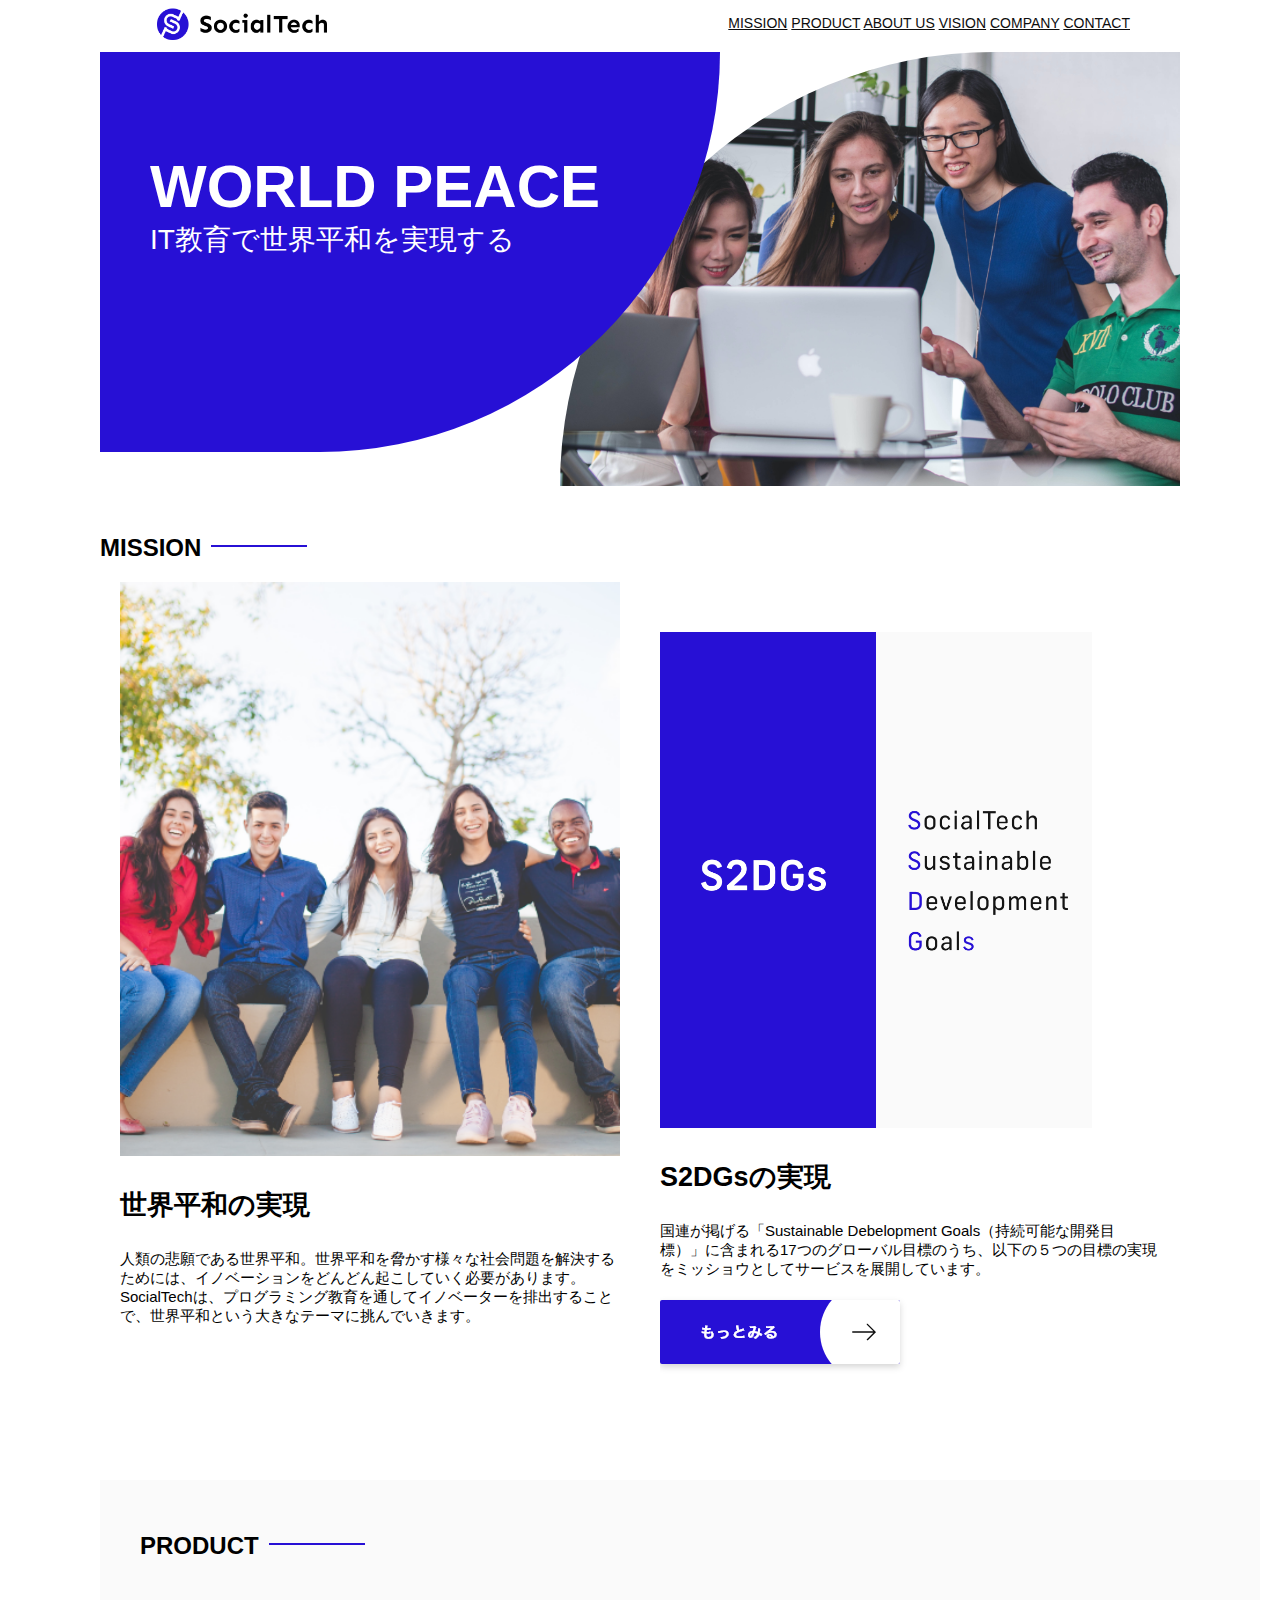
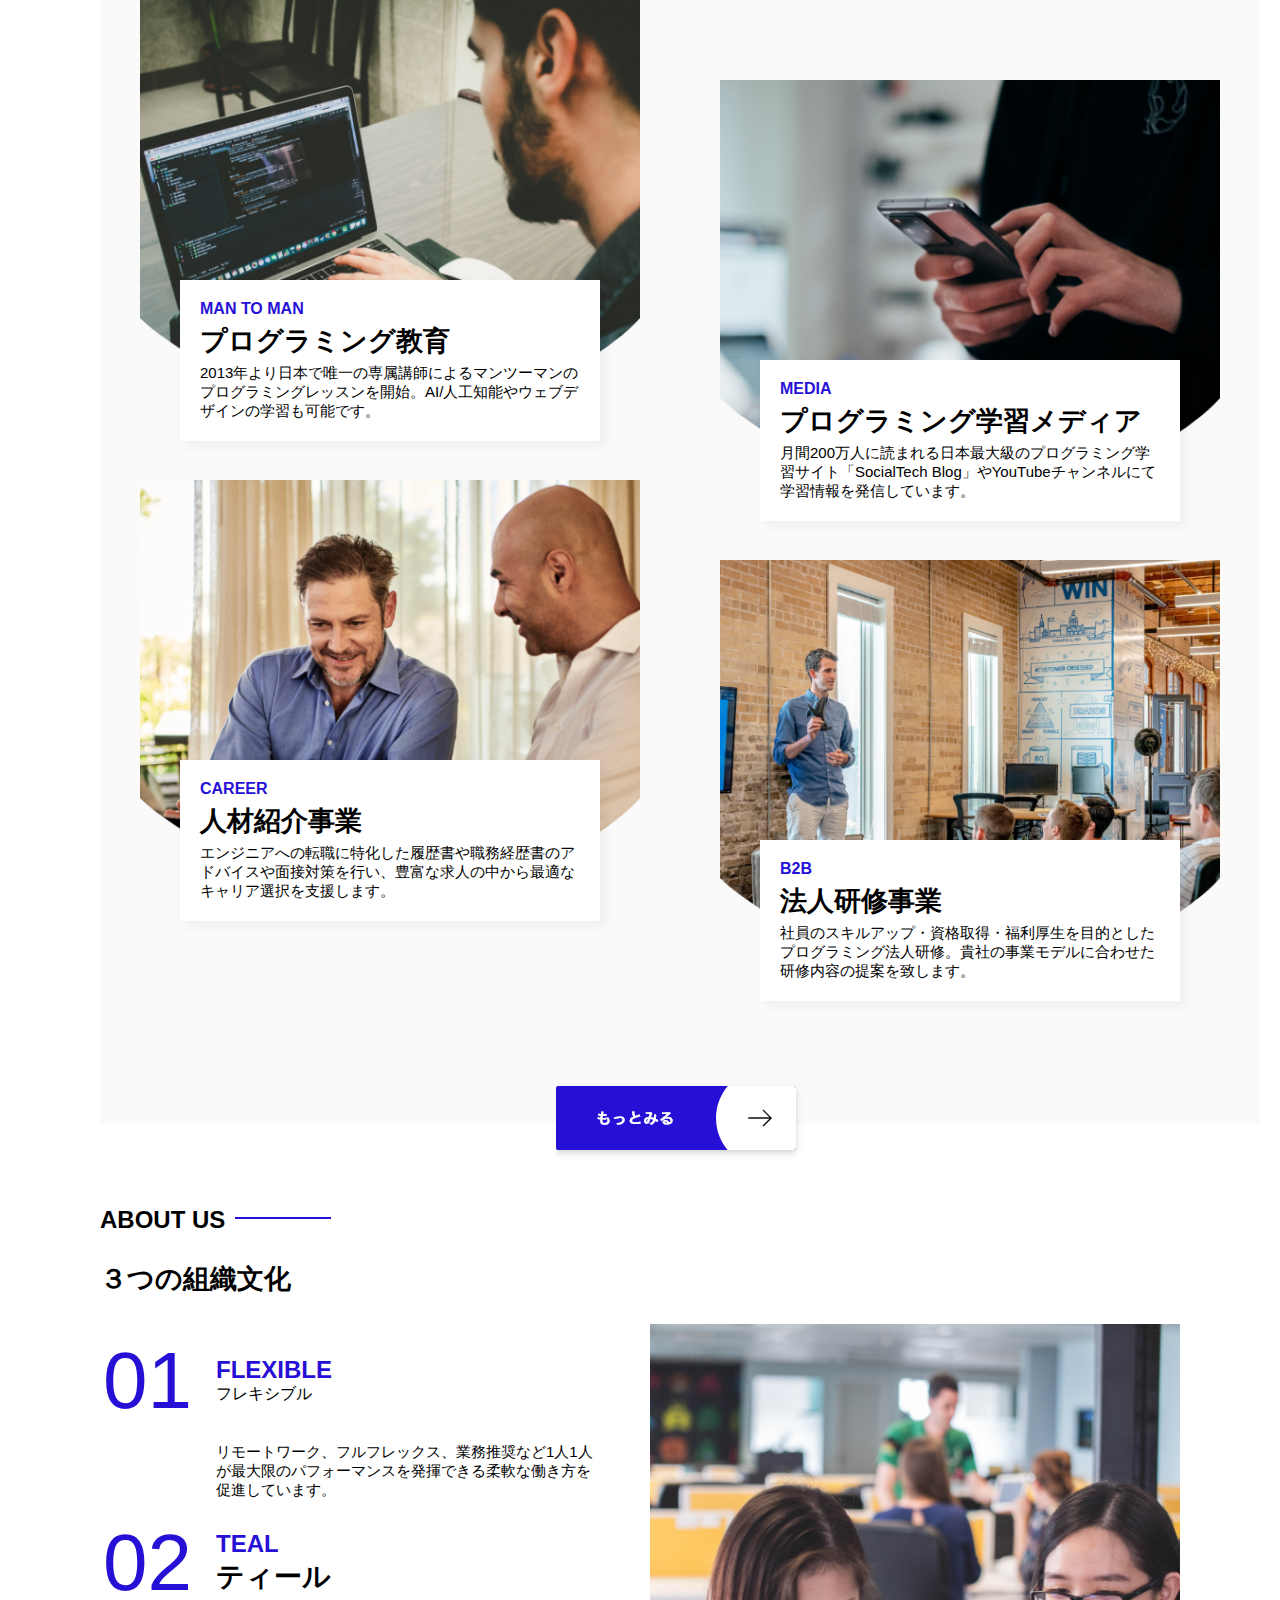
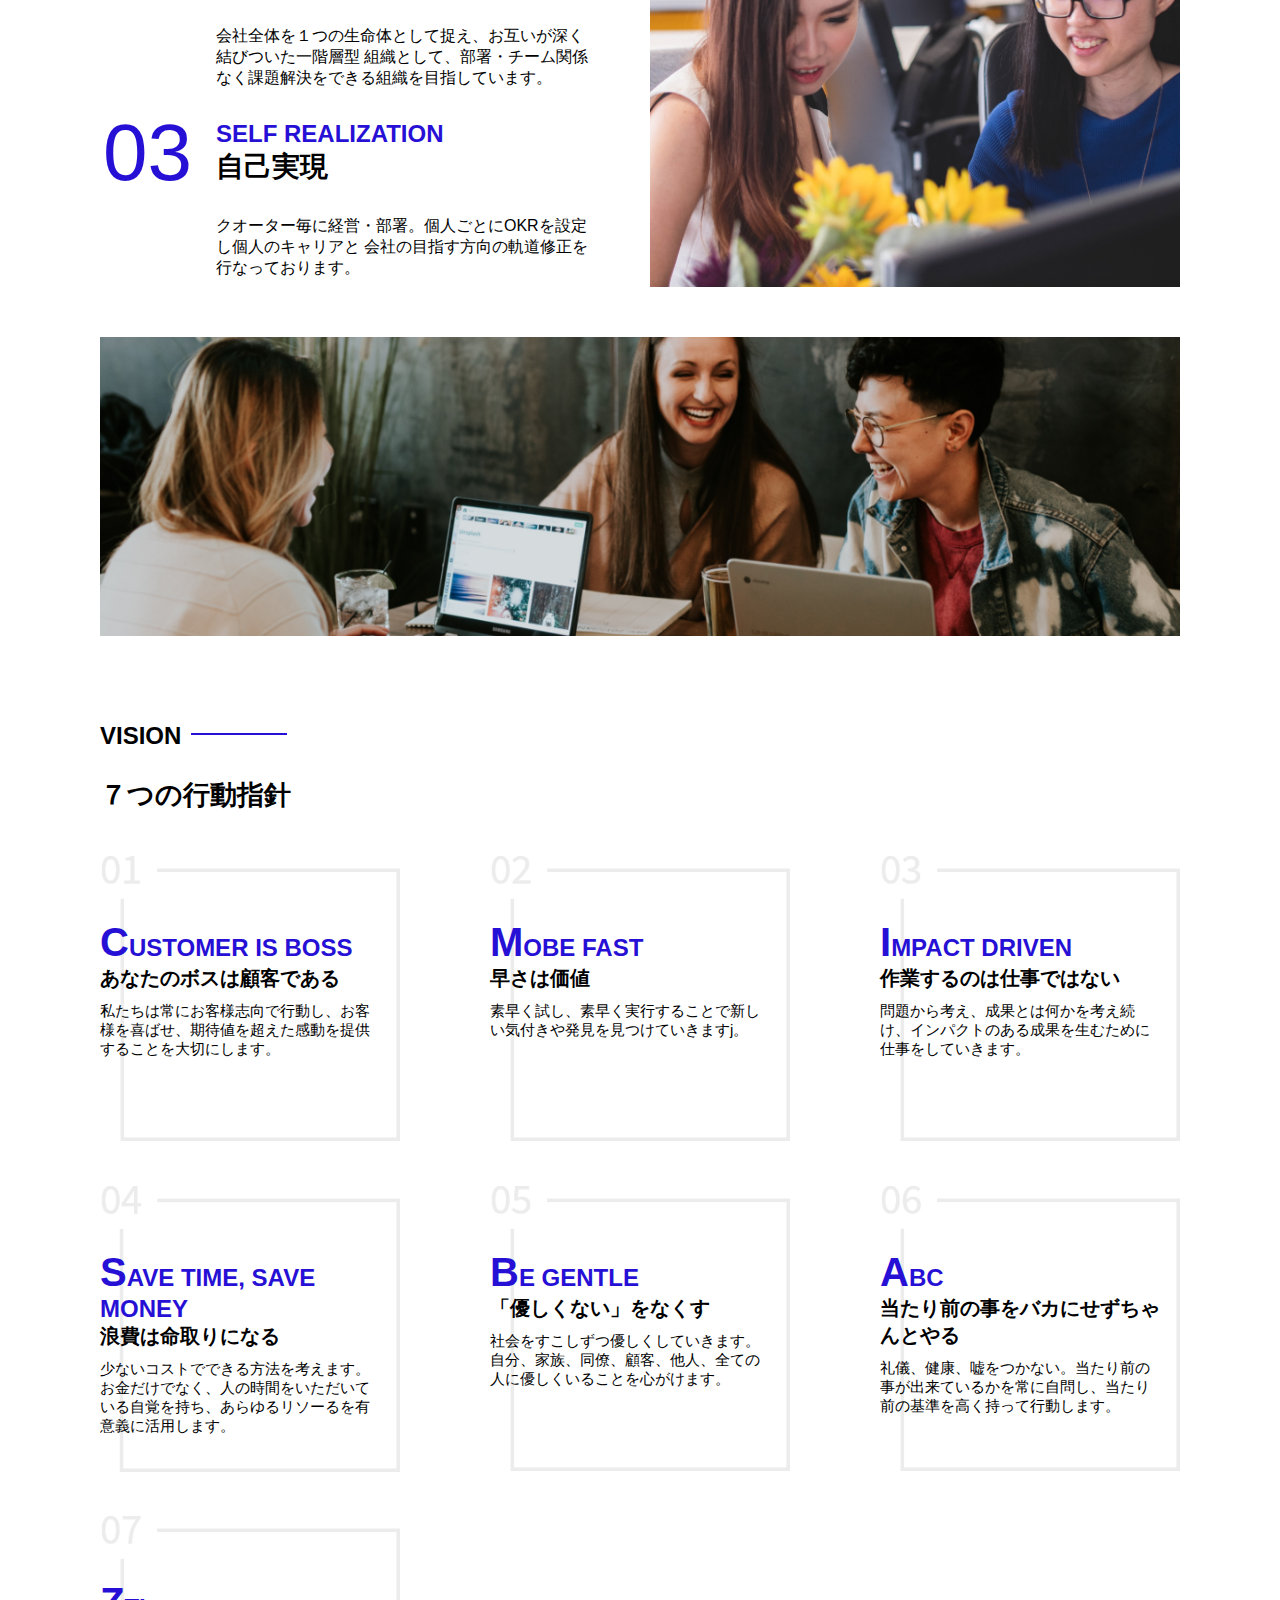
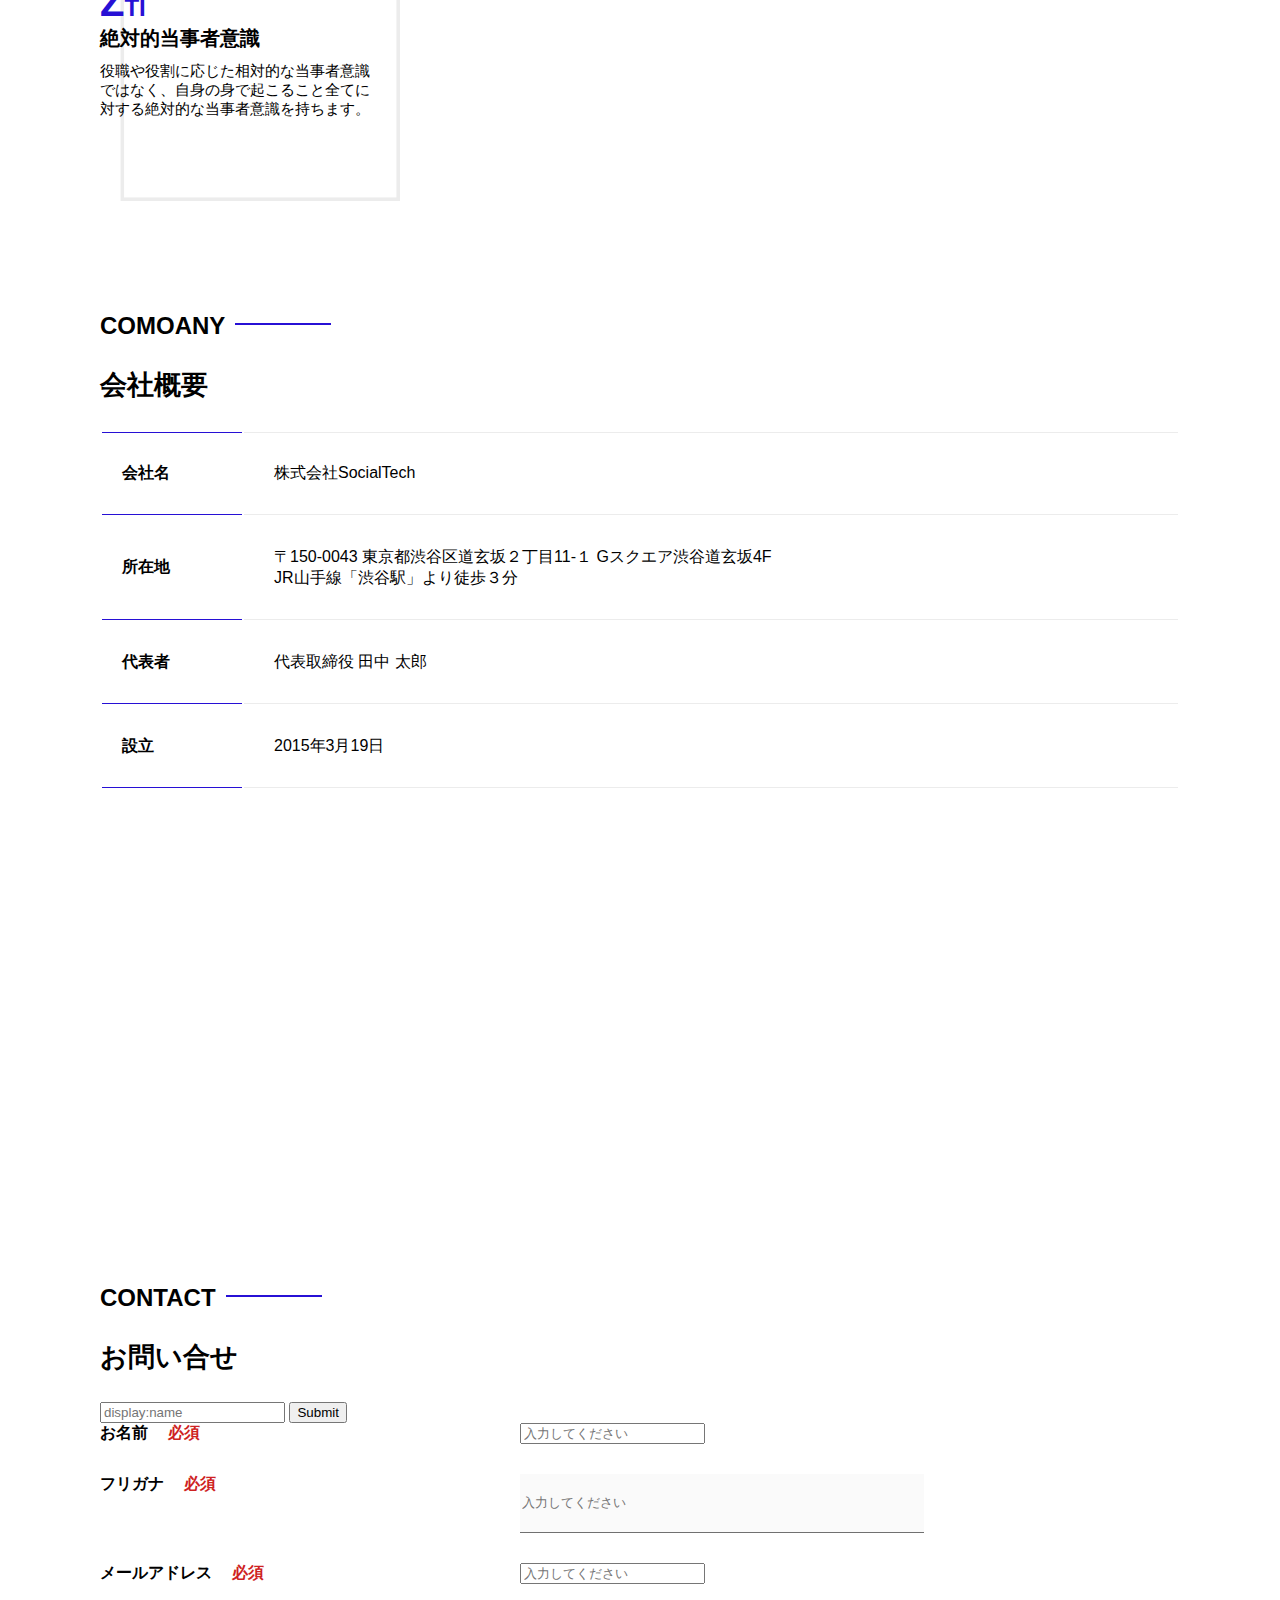
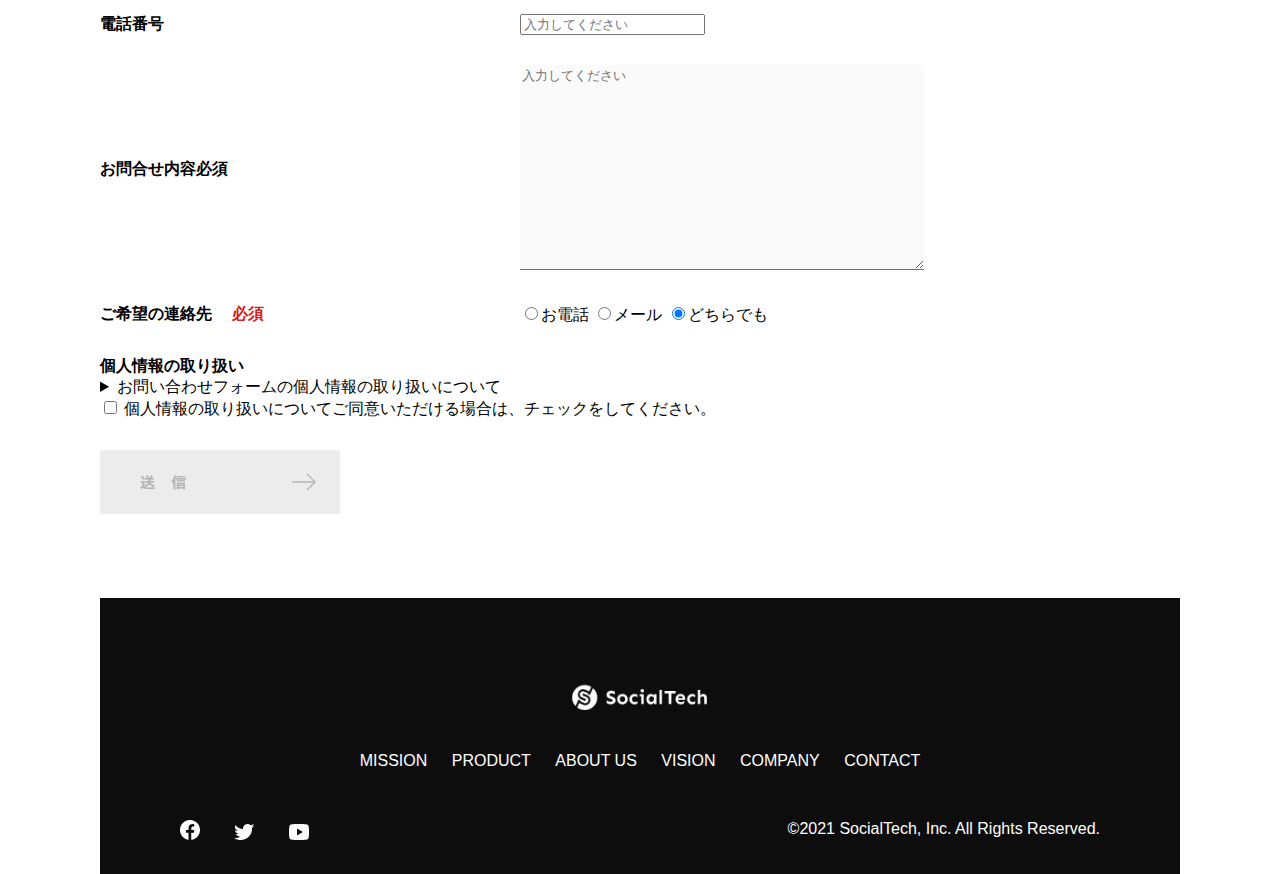
<file: index.html>
<!DOCTYPE html>
<html>
    <head>
        <title>SocialTech</title>
        <meta charset="utf-8">
        <meta description="SociarlTechはEdTech業界のリーディングカンパニーを目指します。">
        <meta name="viewport" content="width=device-width, initial-scale=1.0">
        <link rel="stylesheet" href="style.css">
    </head>
    <body>
        <!--ヘッダー-->
        <header>
            <!--ロゴ-->
            <a href="index,html" id="logo"><img src="images/logo.png"></a>
        

        <!--PC用ナビゲーション-->
        <nav id ="nav-pc">
            <a href="mission.html">MISSION</a>
            <a href="product.html">PRODUCT</a>
            <a href="index.html#aboutus">ABOUT US</a>
            <a href="index.html#vision">VISION</a>
            <a href="index.html#company">COMPANY</a>
            <a href="index.html#contact">CONTACT</a>
        </nav>
        <!--スマホ用メニューボタン-->
        <img id="menu-sp" src="images/button-menu.png" alt="ナビゲーションを開く" onclick="document.getElementById('nav-sp').style.display = 'block'">
        <!--スマホ用ナビゲーション-->
        <nav id="nav-sp">
            <img id="close" src="images/button-close.png" alt="ナビゲーションを閉じる" onclick="document.getElementById('nav-sp').style.display = 'none'">
            <a id="logo-sp" href="index.html" onclick="document.getElementById('nav-sp').style.display = 'none'"><img
                src="images/logo-sp.png" alt="トップページに戻る"></a>
            <a class="menu" href="mission.html" onclick="document.getElementById('nav-sp').style.display = 'none'">MISSION</a>
            <a class="menu" href="product.html" onclick="document.getElementById('nav-sp').style.display = 'none'">PRODUCT</a>
            <a class="menu" href="index.html#aboutus" onclick="document.getElementById('nav-sp').style.display = 'none'">ABOUT US</a>
            <a class="menu" href="index.html#vision"
              onclick="document.getElementById('nav-sp').style.display = 'none'">VISION</a>
            <a class="menu" href="index.html#company"
              onclick="document.getElementById('nav-sp').style.display = 'none'">COMPANY</a>
            <a class="menu" href="index.html#contact"
              onclick="document.getElementById('nav-sp').style.display = 'none'">CONTACT</a>
            <div id="sns">
              <a href="https://www.facebook.com/sejuku2013"><img src="images/button-facebook.png" alt="Facebookのリンク"></a>
              <a href="https://twitter.com/samuraijuku"><img src="images/button-twitter.png" alt="Twitterのリンク"></a>
              <a href="https://www.youtube.com/channel/UCCFOQO5aDK0xXam4cUQXT8g"><img src="images/button-youtube.png" alt="YouTubeのリンク"></a>
            </div>
          </nav>
    </header>
    <main>
        <article>
            <!--メインビジュアル-->
            <section id="main-visual">
                <div id="main-message">
                    <h1>WORLD PEACE</h1>
                    <p>IT教育で世界平和を実現する</p>
                </div>
                <img src="images/index/index-main.png">
            </section>

            <!--ミッション-->
            <section id="mission">
                <h2 class="index-h2">MISSION</h2>
                <div id="mission-flex">
                    <div>
                        <img id="mission-photo" src="images/index/index-mission.png">
                        <h3>世界平和の実現</h3>
                        <p>
                            人類の悲願である世界平和。世界平和を脅かす様々な社会問題を解決するためには、イノベーションをどんどん起こしていく必要があります。SocialTechは、プログラミング教育を通してイノベーターを排出することで、世界平和という大きなテーマに挑んでいきます。
                        </p>
                    </div>
                    <div>
                        <img id="s2dgs" src="images/index/s2dgs.png">
                        <h3>S2DGsの実現</h3>
                        <p>
                            国連が掲げる「Sustainable Debelopment Goals（持続可能な開発目標）」に含まれる17つのグローバル目標のうち、以下の５つの目標の実現をミッショウとしてサービスを展開しています。
                        </p>
                        <a href="misson.html">
                            <img src="images/button-more.png">
                        </a>
                    </div>
                </div>
            </section>
            <!--プロダクト-->
            <section id="product">
                <h2 class="index-h2">PRODUCT</h2>
                <div>
                    <div id="product-left">
                        <div>
                            <img class="product-photo" src="images/index/index-mantoman.png">
                            <div class="product-explain">
                                <span>MAN TO MAN</span>
                                <h3>プログラミング教育</h3>
                                <p>2013年より日本で唯一の専属講師によるマンツーマンのプログラミングレッスンを開始。AI/人工知能やウェブデザインの学習も可能です。</p>
                            </div>
                        </div>
                        <div>
                            <img class="product-photo" src="images/index/index-career.png">
                            <div class="product-explain">
                                <span>CAREER</span>
                                <h3>人材紹介事業</h3>
                                <p>エンジニアへの転職に特化した履歴書や職務経歴書のアドバイスや面接対策を行い、豊富な求人の中から最適なキャリア選択を支援します。</p>
                            </div>
                        </div>
                    </div>
                    <div id="product-right">
                        <div>
                            <img class="product-photo" src="images/index/index-media.png">
                            <div class="product-explain">
                                <span>MEDIA</span>
                                <h3>プログラミング学習メディア</h3>
                                <p>月間200万人に読まれる日本最大級のプログラミング学習サイト「SocialTech Blog」やYouTubeチャンネルにて学習情報を発信しています。</p>
                            </div>
                        </div>
                        <div>
                        <img class="product-photo" src="images/index/index-b2b.png">
                        <div class="product-explain">
                            <span>B2B</span>
                            <h3>法人研修事業</h3>
                            <p>社員のスキルアップ・資格取得・福利厚生を目的としたプログラミング法人研修。貴社の事業モデルに合わせた研修内容の提案を致します。</p>
                        </div>
                    </div>
                </div>
                </div>
                <div>
                    <a id="product-more" href="product.html">
                    <img src="images/button-more.png">
                    </a>
                </div>   
                </section>
                <!---ABOUT US-->
                <section id ="aboutus">
                    <h2 class="index-h2">ABOUT US</h2>
                    <h3>３つの組織文化</h3>
                    <div>
                        <table class="culture-table">
                            <tr>
                                <td>
                                    <span class="culture-num">01</span>
                                </td>
                                <td>
                                    <span class="culture-en">FLEXIBLE</span>
                                    <span class="culture-ja">フレキシブル</span>
                                </td>
                            </tr>
                            <tr>
                                <td>

                                </td>
                                <td>
                                <p class="culture-description">
                                    リモートワーク、フルフレックス、業務推奨など1人1人が最大限のパフォーマンスを発揮できる柔軟な働き方を促進しています。
                                    </p>
                                </td>
                            </tr>
                            <tr>
                                <td>
                                    <span class="culture-num">02</span>
                                </td>
                                <td>
                                    <span class="culture-en">TEAL</span>
                                    <span class="culture-jp">ティール</span>
                                </td>
                            </tr>
                            <tr>
                                <td>

                                </td>
                                <td>
                                    会社全体を１つの生命体として捉え、お互いが深く結びついた一階層型
                                    組織として、部署・チーム関係なく課題解決をできる組織を目指しています。
                                </td>
                            </tr>
                            <tr>
                            <td>
                                <span class="culture-num">03</span>
                            </td>
                            <td>
                                <span class="culture-en">SELF REALIZATION</span>
                                <span class="culture-jp">自己実現</span>
                            </td>
                            </tr>
                            <td>

                            </td>

                            <td>
                                クオーター毎に経営・部署。個人ごとにOKRを設定し個人のキャリアと
                                会社の目指す方向の軌道修正を行なっております。
                            </td>
                        </table>
                        <img class="culture-img" src="images/index/index-aboutus1.png">
                    </div>
                     <img class="culture-img2" src="images/index/index-aboutus2.png">
                </section>
                <!--VISION-->
                <section id="vision">
                    <h2 class="index-h2">VISION</h2>
                    <h3>７つの行動指針</h3>
                    <div>
                        <div class="vision-box">
                            <img src="images/index/vision-01.png">
                            <span>
                                <h4>CUSTOMER IS BOSS</h4>
                                <h5>あなたのボスは顧客である</h5>
                                <p>私たちは常にお客様志向で行動し、お客様を喜ばせ、期待値を超えた感動を提供することを大切にします。</p>
                            </span>
                        </div>
                        <div class="vision-box">
                            <img src="images/index/vision-02.png">
                            <span>
                                <h4>MOBE FAST</h4>
                                <h5>早さは価値</h5>
                                <p>素早く試し、素早く実行することで新しい気付きや発見を見つけていきますj。</p>
                            </span>
                        </div> <div class="vision-box">
                            <img src="images/index/vision-03.png">
                            <span>
                                <h4>IMPACT DRIVEN</h4>
                                <h5>作業するのは仕事ではない</h5>
                                <p>問題から考え、成果とは何かを考え続け、インパクトのある成果を生むために仕事をしていきます。</p>
                            </span>
                        </div> <div class="vision-box">
                            <img src="images/index/vision-04.png">
                            <span>
                                <h4>SAVE TIME, SAVE MONEY</h4>
                                <h5>浪費は命取りになる</h5>
                                <p>少ないコストでできる方法を考えます。お金だけでなく、人の時間をいただいている自覚を持ち、あらゆるリソーるを有意義に活用します。</p>
                            </span>
                        </div> <div class="vision-box">
                            <img src="images/index/vision-05.png">
                            <span>
                                <h4>BE GENTLE</h4>
                                <h5>「優しくない」をなくす</h5>
                                <p>社会をすこしずつ優しくしていきます。自分、家族、同僚、顧客、他人、全ての人に優しくいることを心がけます。</p>
                            </span>
                        </div> <div class="vision-box">
                            <img src="images/index/vision-06.png">
                            <span>
                                <h4>ABC</h4>
                                <h5>当たり前の事をバカにせずちゃんとやる</h5>
                                <p>礼儀、健康、嘘をつかない。当たり前の事が出来ているかを常に自問し、当たり前の基準を高く持って行動します。</p>
                            </span>
                        </div>
                        <div class="vision-box">
                            <img src="images/index/vision-07.png">
                            <span>
                                <h4>ZTI</h4>
                                <h5>絶対的当事者意識</h5>
                                <p>役職や役割に応じた相対的な当事者意識ではなく、自身の身で起こること全てに対する絶対的な当事者意識を持ちます。</p>
                            </span>
                        </div>
                    </div>
                </section>
                <!--COMOANY-->
                <section id="company">
                    <h2 class="index-h2">COMOANY</h2>
                    <h3>会社概要</h3>
                    <table id="company-table">
                        <tr>
                            <th class="tableheader-first">会社名</th>
                            <td class="cell-first">株式会社SocialTech</td>
                        </tr>
                        <tr>
                            <th class="tableheader">所在地</th>
                            <td class="cell">〒150-0043 東京都渋谷区道玄坂２丁目11-１ Gスクエア渋谷道玄坂4F<br>JR山手線「渋谷駅」より徒歩３分</td>
                        </tr>
                        <tr>
                            <th class="tableheader">代表者</th>
                            <td class="cell">代表取締役 田中 太郎</td>
                        </tr>
                        <tr>
                            <th class="tableheader">設立</th>
                            <td class="cell">2015年3月19日</td>
                        </tr>
                    </table>
                    <iframe
                    src="https://www.google.com/maps/embed?pb=!1m18!1m12!1m3!1d3241.747798533325!2d139.74324421566527!3d35.658584838820154!2m3!1f0!2f0!3f0!3m2!1i1024!2i768!4f13.1!3m3!1m2!1s0x60188bbd9009ec09%3A0x481a93f0d2a409dd!2z5p2x5Lqs44K_44Ov44O8!5e0!3m2!1sja!2sjp!4v1636041735064!5m2!1sja!2sjp"
                    style="border:0;" allowfullscreen="" loading="lazy">
                </iframe>
                </section>
                <!--お問い合わせフォーム-->
                <section id="contact">
                    <h2 class="index-h2">CONTACT</h2>
                    <h3>お問い合せ</h3>
                    <form action="https://api.staticforms.xyz/submit" method="post">
                        <input type="text" name="honeypot" placeholder="display:name">

                        <input type="hidden" name="accessKey" value="470ce3fa-b455-4f2e-be8b-092f583e4947">

                        <input type="hidden" name="subject" value="お問い合わせフォーム" />

                        <input type="hidden" name="replyTo" value="○○○@△△△.com">

                        <input type="hidden" name="redirectTo" value="">
                        <input type="submit" value="Submit" />
                        <div>
                        <div class="contact-heading">
                            <label class="contact-label">お名前<span class="contact-span">必須</span></label>
                        </div>
                        <div class="contact-form">
                            <input type="text" name="name" placeholder="入力してください" class="contact-texebox">
                        </div>
                        </div>
                        <div>
                            <div>
                                <div class="contact-heading">
                                    <label class="contact-label">フリガナ<span class="contact-span">必須</span></label>
                               </div>
                           </div>
                        <div>
                            <input type="text" name="hurigana" placeholder="入力してください" class="contact-textbox">
                        </div>
                        </div>
                        <div>
                            <div class="contact-heading">
                                <label class="contact-label">メールアドレス<span class="contact-span">必須</span></label>
                            </div>
                        <div>
                            <input type="text" name="email" placeholder="入力してください" class="contact-texebox">
                        </div>
                        </div>
                        <div>
                            <div class="contact-heading">
                                <label class="contact-label">電話番号</label>
                            </div> 
                        <div>
                        <input tyoe="text" name="tel" placeholder="入力してください" class="contact-texebox">
                        </div>
                        </div>
                        <div>
                            <div class="contact-heading">
                                <label class="contact-label">お問合せ内容<span class="sontact-span">必須</span></label>
                            </div>
                            <div>
                                <textarea class="contact-textarea" placeholder="入力してください" name="massage"></textarea>
                            </div>
                        </div>
                        <div>
                            <div class="contact-heading">
                                <label class="contact-label">ご希望の連絡先<span class="contact-span">必須</span></label>
                            </div>
                            <div>
                                <input class="radiobutton" type="radio" value="tel" name="contact" checked><label>お電話</label>
                                <input class="radiobutton" type="radio" value="mail" name="contact" checked><label>メール</label>
                                <input class="radiobutton" type="radio" value="both" name="contact" checked><label>どちらでも</label>
                            </div>
                        </div>
                        <div>
                            <div class="contact-heading">
                              <label class="contact-label">個人情報の取り扱い</label>
                            </div>
                            <div>
                              <details>
                                <summary>お問い合わせフォームの個人情報の取り扱いについて</summary>
                                <div>
                                  <span>１．組織の名称又は氏名</span><br>
                                  株式会社SocialTech<br><br>
                                  <span>２．個人情報保護管理者（若しくはその代理人）の氏名又は職名、所属及び連絡先
                                    鈴木 一郎 コーポレート部</span><br>
                                  メールアドレス：support@socialtech.net<br>
                                  TEL：03-xxxx-xxxx<br>
                                  <span>３．個人情報の利用目的</span><br>
                                  ・本サービス及び本サービスに関連する情報の提供又はそれらに関する連絡のため<br>
                                  ・ユーザーの本人確認のため<br>
                                  ・当社サービスのご案内のため<br>
                                  ・当社の商品等の広告または宣伝（電子メールによるものを含むものとします。）<br><br>
                                  <span>４．個人情報の取り扱い業務の委託</span><br>
                                  個人情報の取扱業務の全部または一部を外部に業務委託する場合があります。<br>
                                  その際、弊社は、個人情報を適切に保護できる管理体制を敷き実行していることを条件として<br>
                                  委託先を厳選したうえで、機密保持契約を委託先と締結し、お客様の個人情報を厳密に管理させます。<br><br>
                                  <span>５．個人情報の開示等の請求</span><br>
                                  お客様は、弊社に対してご自身の個人情報の開示等（利用目的の通知、開示、内容の訂正・追加・削除、利用の停止または消去、第三者への提供の停止）に関して、当社問合わせ窓口に申し出ることができます。<br>
                                  その際、弊社はお客様ご本人を確認させていただいたうえで、合理的な期間内に対応いたします。<br><br>
                                  なお、個人情報に関する弊社問合わせ先は、次の通りです。<br><br>
                                  株式会社SocialTech　個人情報問合せ窓口<br>
                                  〒150-0043　東京都渋谷区道玄坂2丁目11-1 Ｇスクエア渋谷道玄坂 4F<br>
                                  メールアドレス：support@socialtech.net　TEL：03-xxxx-xxxx<br><br>
                                  <span>６．個人情報を提供されることの任意性について</span><br><br>
                                  お客様がご自身の個人情報を弊社に提供されるか否かは、お客様のご判断によりますが、もしご提供されない場合には、適切なサービスが提供できない場合がありますので予めご了承ください。
                                </div>
                              </details>
                              <input type="checkbox" name="agree">
                              <span>個人情報の取り扱いについてご同意いただける場合は、チェックをしてください。</span>
                            </div>
                          </div>
                          <input type="image" value="Submit" src="images/button-submit.png">
                    </form>
                </section>
            </article>
            <footer>
                    <div id="footer-logo">
                        <img src="images/logo-sp.png" alt="SocialTech">
                    </div>
                    <div id="footer-link">
                        <a href="mission.html">MISSION</a>
                        <a href="product.html">PRODUCT</a>
                        <a href="index.html#aboutus">ABOUT US</a>
                        <a href="index.html#vision">VISION</a>
                        <a href="index.html#company">COMPANY</a>
                        <a href="index.html#contact">CONTACT</a>
                      </div>
                      <div id="sns-footer">
                        <a href="https://www.facebook.com/sejuku2013"><img src="images/button-facebook.png" alt="Facebookのリンク"></a>
                        <a href="https://twitter.com/samuraijuku"><img src="images/button-twitter.png" alt="Twitterのリンク"></a>
                        <a href="https://www.youtube.com/channel/UCCFOQO5aDK0xXam4cUQXT8g"><img src="images/button-youtube.png" alt="YouTubeのリンク"></a>
                        <span id="copyright">&copy;2021 SocialTech, Inc. All Rights Reserved. </span>
                      </div>
            </footer>
    </main>
    </body>
</html>
</file>
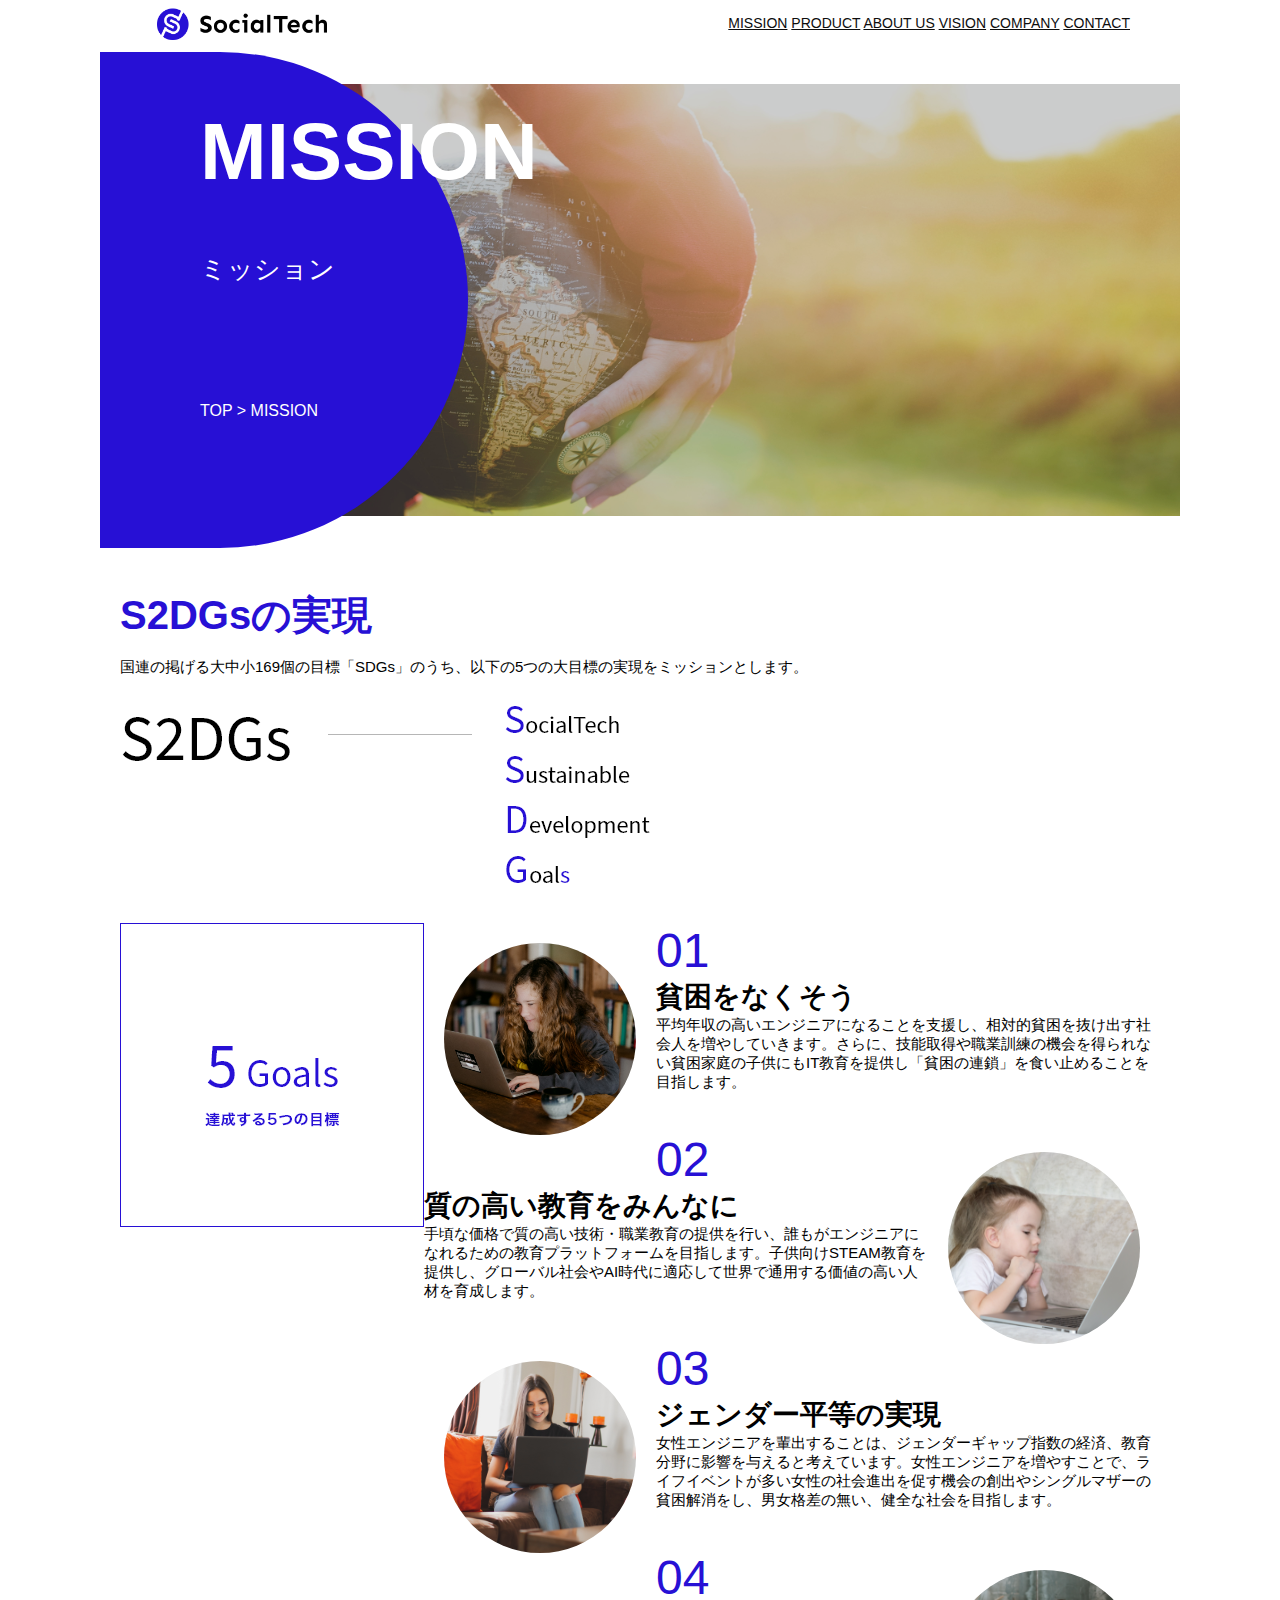
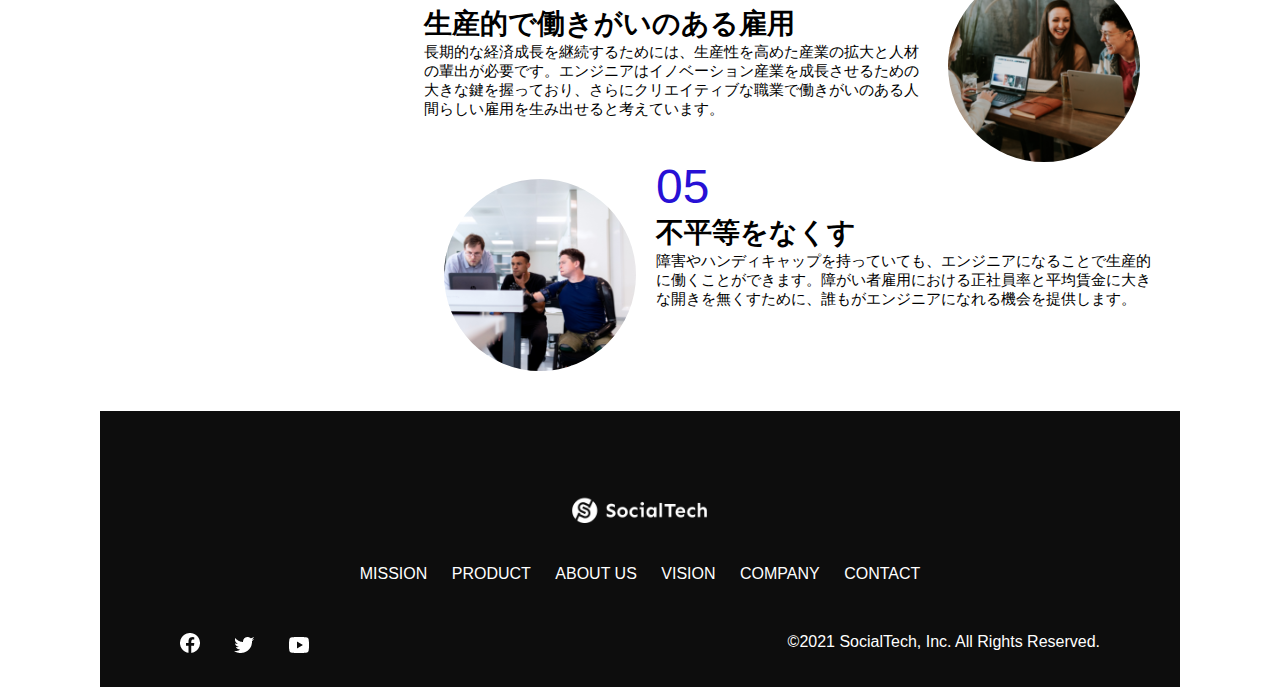
<file: mission.html>
<!DOCTYPE html>
<html>
    <head>
        <meta charset="utf-8">
        <meta name="viewport" content="width=device-width", inirial-scale=1.0>
        <link rel="stylesheet" href="style.css">
    </head>
    <body>
        <!-- ヘッダー -->
    <header>
        <!-- ロゴ -->
        <a href="index.html" id="logo"><img src="images/logo.png" alt="トップページに戻る"></a>
    
        <!-- PC用ナビゲーション -->
        <nav id="nav-pc">
          <a href="mission.html">MISSION</a>
          <a href="product.html">PRODUCT</a>
          <a href="index.html#aboutus">ABOUT US</a>
          <a href="index.html#vision">VISION</a>
          <a href="index.html#company">COMPANY</a>
          <a href="index.html#contact">CONTACT</a>
        </nav>
    
        <!-- スマホ用メニューボタン -->
        <img id="menu-sp" src="images/button-menu.png" alt="ナビゲーションを開く" onclick="document.getElementById('nav-sp').style.display = 'block'">
    
        <!-- スマホ用ナビゲーション -->
        <nav id="nav-sp">
          <img id="close" src="images/button-close.png" alt="ナビゲーションを閉じる" onclick="document.getElementById('nav-sp').style.display = 'none'">
          <a id="logo-sp" href="index.html" onclick="document.getElementById('nav-sp').style.display = 'none'"><img
              src="images/logo-sp.png" alt="トップページに戻る"></a>
          <a class="menu" href="mission.html" onclick="document.getElementById('nav-sp').style.display = 'none'">MISSION</a>
          <a class="menu" href="product.html" onclick="document.getElementById('nav-sp').style.display = 'none'">PRODUCT</a>
          <a class="menu" href="index.html#aboutus" onclick="document.getElementById('nav-sp').style.display = 'none'">ABOUT
            US</a>
          <a class="menu" href="index.html#vision"
            onclick="document.getElementById('nav-sp').style.display = 'none'">VISION</a>
          <a class="menu" href="index.html#company"
            onclick="document.getElementById('nav-sp').style.display = 'none'">COMPANY</a>
          <a class="menu" href="index.html#contact"
            onclick="document.getElementById('nav-sp').style.display = 'none'">CONTACT</a>
          <div id="sns">
            <a href="https://www.facebook.com/sejuku2013"><img src="images/button-facebook.png" alt="Facebookのリンク"></a>
            <a href="https://twitter.com/samuraijuku"><img src="images/button-twitter.png" alt="Twitterのリンク"></a>
            <a href="https://www.youtube.com/channel/UCCFOQO5aDK0xXam4cUQXT8g"><img src="images/button-youtube.png" alt="YouTubeのリンク"></a>
          </div>
        </nav>
        </header>
        <main>
          <article>
            <section id="mission-main">
              <div id="mission-title">
                <h1>MISSION</h1>
                <span>ミッション</span>
                <div>TOP > MISSION</div>
              </div>
            </section>
             <section id="mission-s2dgs">
               <h2 class="mission-h2">S2DGsの実現</h2>
               <p>国連の掲げる大中小169個の目標「SDGs」のうち、以下の5つの大目標の実現をミッションとします。</p>
               <img src="images/mission/mission-s2dgs.png" alt="S2DGs">
             </section>
             <section id="mission-5goals">
              <div>
                <img id="s2dgs-image" src="images/mission/mission-5goals.png" alt="5Goals">
              </div>
              <div>
                <div>
                  <img class="fivegoals-image-left" src="images/mission/mission-5goals01.png" alt="PCを操作する女の子">
                  <span class="fivegoals-number">01</span>
                  <h3 class="fivegoals-h3">貧困をなくそう</h3>
                  <p class="fivegoals-p">
                    平均年収の高いエンジニアになることを支援し、相対的貧困を抜け出す社会人を増やしていきます。さらに、技能取得や職業訓練の機会を得られない貧困家庭の子供にもIT教育を提供し「貧困の連鎖」を食い止めることを目指します。
                  </p>
                </div>
        
                <div>
                  <img class="fivegoals-image-right" src="images/mission/mission-5goals02.png" alt="PCを見つめる小さい女の子">
                  <span class="fivegoals-number">02</span>
                  <h3 class="fivegoals-h3">質の高い教育をみんなに</h3>
                  <p class="fivegoals-p">
                    手頃な価格で質の高い技術・職業教育の提供を行い、誰もがエンジニアになれるための教育プラットフォームを目指します。子供向けSTEAM教育を提供し、グローバル社会やAI時代に適応して世界で通用する価値の高い人材を育成します。
                  </p>
                </div>
        
                <div>
                  <img class="fivegoals-image-left" src="images/mission/mission-5goals03.png" alt="PCを操作する女性">
                  <span class="fivegoals-number">03</span>
                  <h3 class="fivegoals-h3">ジェンダー平等の実現</h3>
                  <p class="fivegoals-p">
                    女性エンジニアを輩出することは、ジェンダーギャップ指数の経済、教育分野に影響を与えると考えています。女性エンジニアを増やすことで、ライフイベントが多い女性の社会進出を促す機会の創出やシングルマザーの貧困解消をし、男女格差の無い、健全な社会を目指します。
                  </p>
                </div>
        
                <div>
                  <img class="fivegoals-image-right" src="images/mission/mission-5goals04.png" alt="笑顔で話し合う3人の男女">
                  <span class="fivegoals-number">04</span>
                  <h3 class="fivegoals-h3">生産的で働きがいのある雇用</h3>
                  <p class="fivegoals-p">
                    長期的な経済成長を継続するためには、生産性を高めた産業の拡大と人材の輩出が必要です。エンジニアはイノベーション産業を成長させるための大きな鍵を握っており、さらにクリエイティブな職業で働きがいのある人間らしい雇用を生み出せると考えています。
                  </p>
                </div>
        
                <div>
                  <img class="fivegoals-image-left" src="images/mission/mission-5goals05.png" alt="障害を持つ男性が生き生きと働く様子">
                  <span class="fivegoals-number">05</span>
                  <h3 class="fivegoals-h3">不平等をなくす</h3>
                  <p class="fivegoals-p">
                    障害やハンディキャップを持っていても、エンジニアになることで生産的に働くことができます。障がい者雇用における正社員率と平均賃金に大きな開きを無くすために、誰もがエンジニアになれる機会を提供します。
                  </p>
                </div>
              </div>
            </section>
          </article>
       <footer>
        <div id="footer-logo">
          <img src="images/logo-sp.png" alt="SocialTech">
        </div>
        <div id="footer-link">
          <a href="mission.html">MISSION</a>
          <a href="product.html">PRODUCT</a>
          <a href="index.html#aboutus">ABOUT US</a>
          <a href="index.html#vision">VISION</a>
          <a href="index.html#company">COMPANY</a>
          <a href="index.html#contact">CONTACT</a>
        </div>
        <div id="sns-footer">
          <a href="https://www.facebook.com/sejuku2013"><img src="images/button-facebook.png" alt="Facebookのリンク"></a>
          <a href="https://twitter.com/samuraijuku"><img src="images/button-twitter.png" alt="Twitterのリンク"></a>
          <a href="https://www.youtube.com/channel/UCCFOQO5aDK0xXam4cUQXT8g"><img src="images/button-youtube.png" alt="YouTubeのリンク"></a>
          <span id="copyright">&copy;2021 SocialTech, Inc. All Rights Reserved. </span>
        </div>
      </footer>
      </main>
    </body>
</html>
</file>
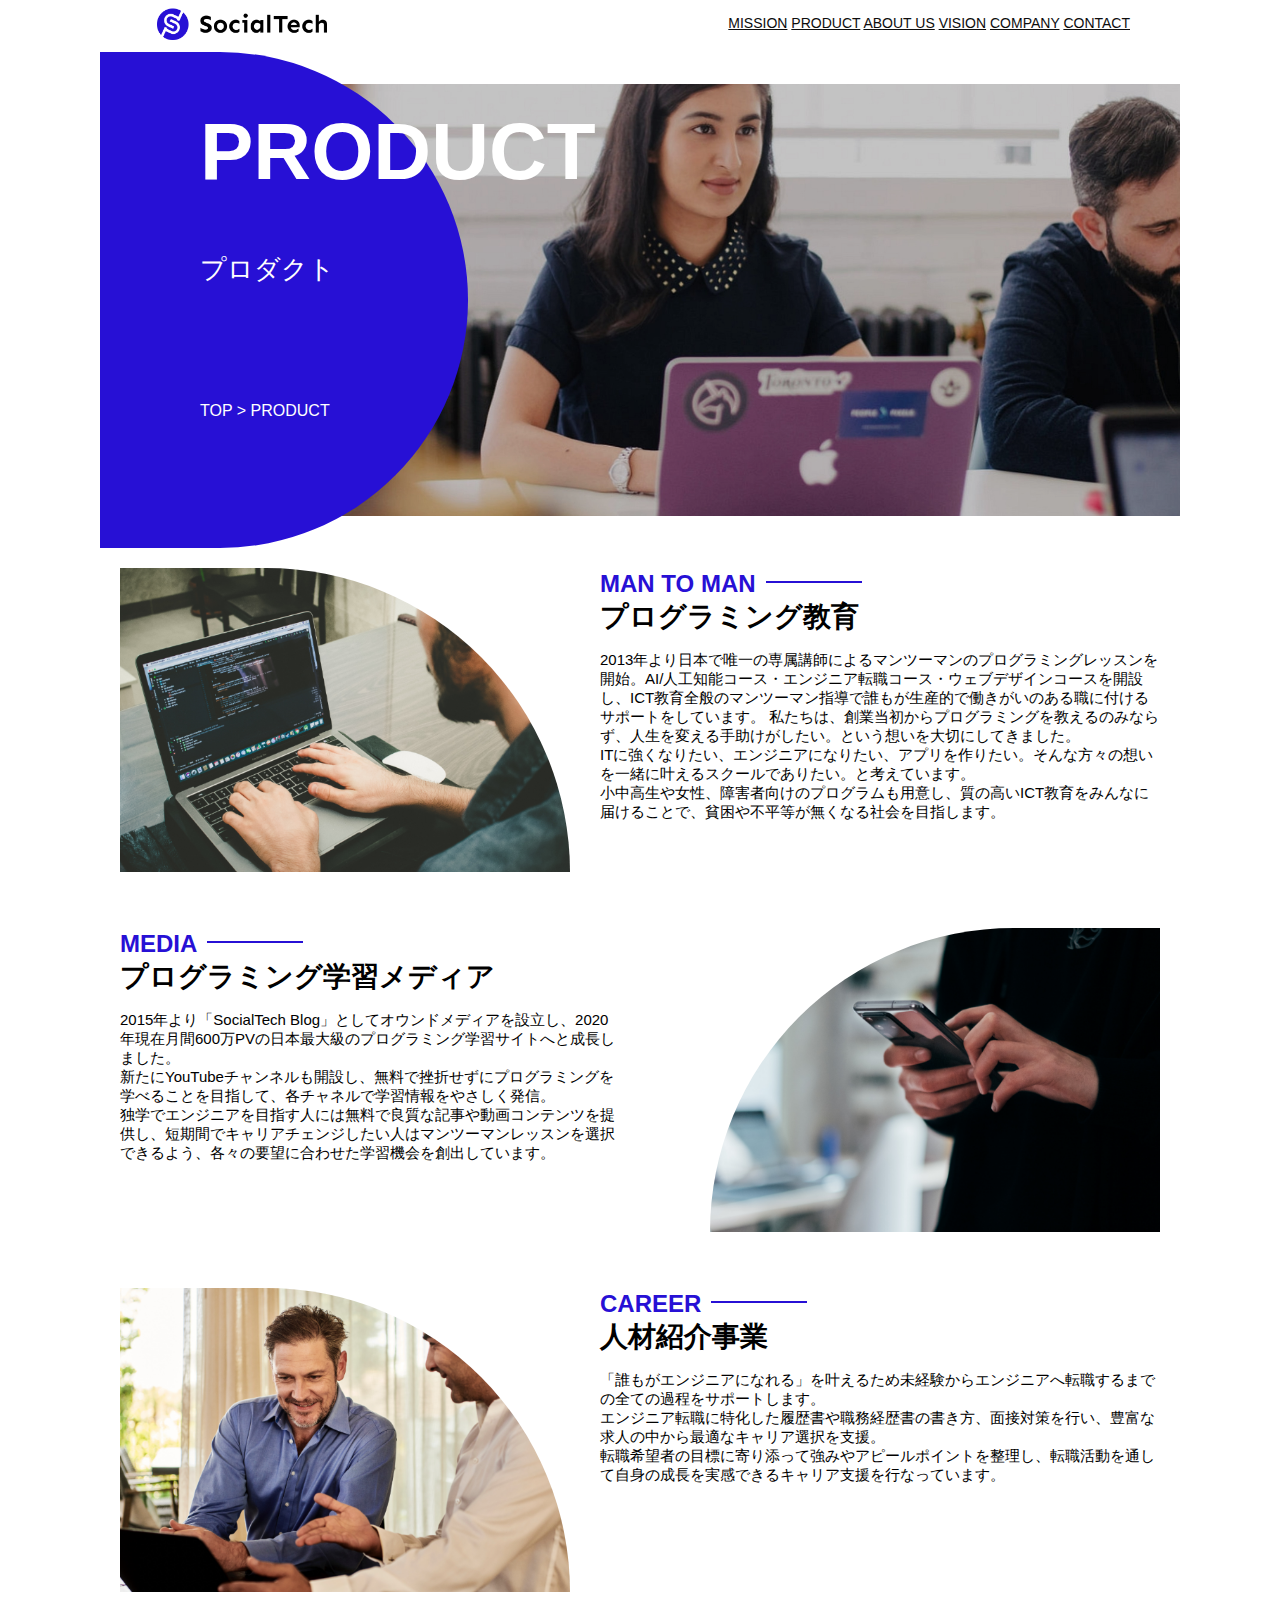
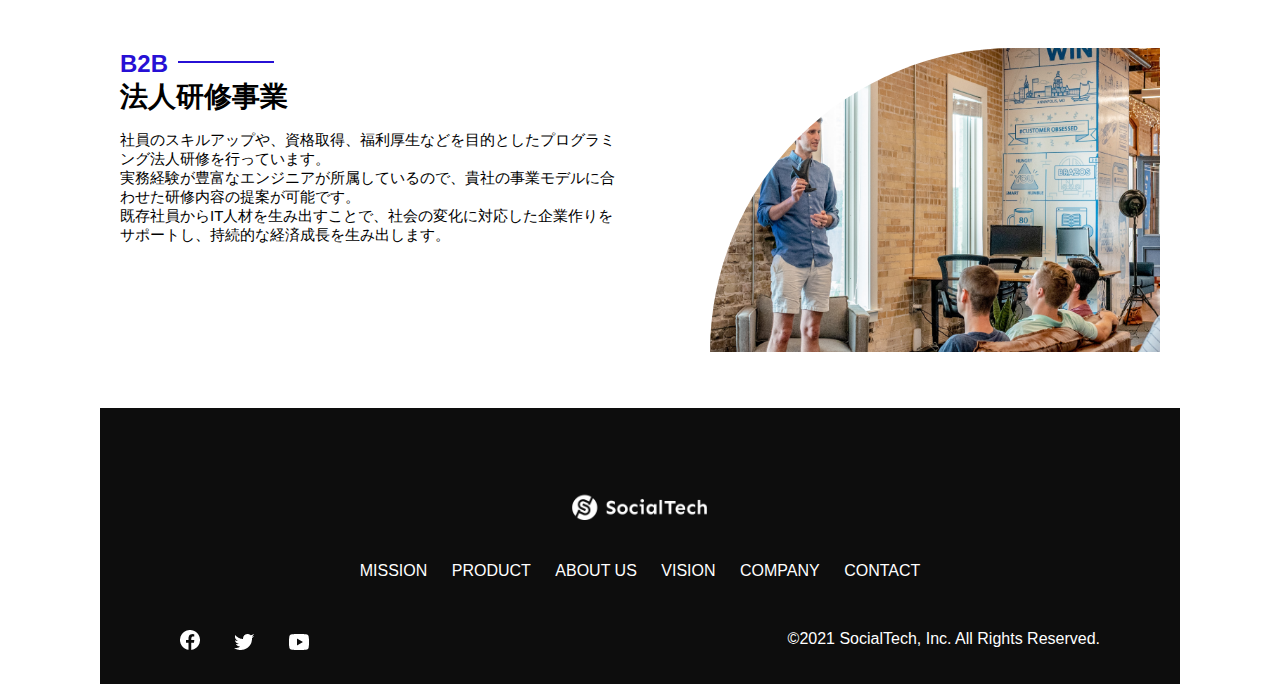
<file: product.html>
<!DOCTYPE html>
  <html>
  <head>
    <meta charset="utf-8">
    <meta name="viewport" content="width=device-width, initial-scale=1.0">
    <link rel="stylesheet" href="style.css">
  </head>
  
  <body>
    <!-- ヘッダー -->
    <header>
      <!-- ロゴ -->
      <a href="index.html" id="logo"><img src="images/logo.png" alt="トップページに戻る"></a>
  
      <!-- PC用ナビゲーション -->
      <nav id="nav-pc">
        <a href="mission.html">MISSION</a>
        <a href="product.html">PRODUCT</a>
        <a href="index.html#aboutus">ABOUT US</a>
        <a href="index.html#vision">VISION</a>
        <a href="index.html#company">COMPANY</a>
        <a href="index.html#contact">CONTACT</a>
      </nav>
  
      <!-- スマホ用メニューボタン -->
      <img id="menu-sp" src="images/button-menu.png" alt="ナビゲーションを開く" onclick="document.getElementById('nav-sp').style.display = 'block'">
  
      <!-- スマホ用ナビゲーション -->
      <nav id="nav-sp">
        <img id="close" src="images/button-close.png" alt="ナビゲーションを閉じる" onclick="document.getElementById('nav-sp').style.display = 'none'">
        <a id="logo-sp" href="index.html" onclick="document.getElementById('nav-sp').style.display = 'none'"><img
            src="images/logo-sp.png" alt="トップページに戻る"></a>
        <a class="menu" href="mission.html" onclick="document.getElementById('nav-sp').style.display = 'none'">MISSION</a>
        <a class="menu" href="product.html" onclick="document.getElementById('nav-sp').style.display = 'none'">PRODUCT</a>
        <a class="menu" href="index.html#aboutus" onclick="document.getElementById('nav-sp').style.display = 'none'">ABOUT
          US</a>
        <a class="menu" href="index.html#vision"
          onclick="document.getElementById('nav-sp').style.display = 'none'">VISION</a>
        <a class="menu" href="index.html#company"
          onclick="document.getElementById('nav-sp').style.display = 'none'">COMPANY</a>
        <a class="menu" href="index.html#contact"
          onclick="document.getElementById('nav-sp').style.display = 'none'">CONTACT</a>
        <div id="sns">
          <a href="https://www.facebook.com/sejuku2013"><img src="images/button-facebook.png" alt="Facebookのリンク"></a>
          <a href="https://twitter.com/samuraijuku"><img src="images/button-twitter.png" alt="Twitterのリンク"></a>
          <a href="https://www.youtube.com/channel/UCCFOQO5aDK0xXam4cUQXT8g"><img src="images/button-youtube.png" alt="YouTubeのリンク"></a>
        </div>
      </nav>
    </header>
    <main>
      <article>
        <section id="product-main">
            <div id="product-title">
              <h1>PRODUCT</h1>
              <span>プロダクト</span>
              <div>TOP > PRODUCT</div>
            </div>
          </section>
          <section class="product-section1">
            <img src="images/product/product-mantoman.png" alt="PCでコードを書く男性">
            <div>
              <h2 class="product-h2">MAN TO MAN</h2>
              <h3 class="product-h3">プログラミング教育</h3>
              <p>
                2013年より日本で唯一の専属講師によるマンツーマンのプログラミングレッスンを開始。AI/人工知能コース・エンジニア転職コース・ウェブデザインコースを開設し、ICT教育全般のマンツーマン指導で誰もが生産的で働きがいのある職に付けるサポートをしています。
                私たちは、創業当初からプログラミングを教えるのみならず、人生を変える手助けがしたい。という想いを大切にしてきました。<br>ITに強くなりたい、エンジニアになりたい、アプリを作りたい。そんな方々の想いを一緒に叶えるスクールでありたい。と考えています。<br>小中高生や女性、障害者向けのプログラムも用意し、質の高いICT教育をみんなに届けることで、貧困や不平等が無くなる社会を目指します。
              </p>
            </div>
          </section>
          <section class="product-section2">
            <div>
              <h2 class="product-h2">MEDIA</h2>
              <h3 class="product-h3">プログラミング学習メディア</h3>
              <p>2015年より「SocialTech
                Blog」としてオウンドメディアを設立し、2020年現在月間600万PVの日本最大級のプログラミング学習サイトへと成長しました。<br>新たにYouTubeチャンネルも開設し、無料で挫折せずにプログラミングを学べることを目指して、各チャネルで学習情報をやさしく発信。<br>独学でエンジニアを目指す人には無料で良質な記事や動画コンテンツを提供し、短期間でキャリアチェンジしたい人はマンツーマンレッスンを選択できるよう、各々の要望に合わせた学習機会を創出しています。
              </p>
            </div>
            <img src="images/product/product-media.png" alt="スマートフォンを操作する人">
          </section>
          <section class="product-section1">
            <img src="images/product/product-career.png" alt="笑顔で話し合う2人の男性">
            <div>
              <h2 class="product-h2">CAREER</h2>
              <h3 class="product-h3">人材紹介事業</h3>
              <p>
                「誰もがエンジニアになれる」を叶えるため未経験からエンジニアへ転職するまでの全ての過程をサポートします。<br>エンジニア転職に特化した履歴書や職務経歴書の書き方、面接対策を行い、豊富な求人の中から最適なキャリア選択を支援。<br>転職希望者の目標に寄り添って強みやアピールポイントを整理し、転職活動を通して自身の成長を実感できるキャリア支援を行なっています。<br>
              </p>
            </div>
          </section>
          <section class="product-section2">
            <div>
              <h2 class="product-h2">B2B</h2>
              <h3 class="product-h3">法人研修事業</h3>
              <p>
                社員のスキルアップや、資格取得、福利厚生などを目的としたプログラミング法人研修を行っています。<br>実務経験が豊富なエンジニアが所属しているので、貴社の事業モデルに合わせた研修内容の提案が可能です。<br>既存社員からIT人材を生み出すことで、社会の変化に対応した企業作りをサポートし、持続的な経済成長を生み出します。
              </p>
            </div>
            <img src="images/product/product-b2b.png" alt="講演中の男性とそれを聴く人々">
          </section>
      </article>     
      </article>
      <footer>
        <div id="footer-logo">
          <img src="images/logo-sp.png" alt="SocialTech">
        </div>
        <div id="footer-link">
          <a href="mission.html">MISSION</a>
          <a href="product.html">PRODUCT</a>
          <a href="index.html#aboutus">ABOUT US</a>
          <a href="index.html#vision">VISION</a>
          <a href="index.html#company">COMPANY</a>
          <a href="index.html#contact">CONTACT</a>
        </div>
        <div id="sns-footer">
          <a href="https://www.facebook.com/sejuku2013"><img src="images/button-facebook.png" alt="Facebookのリンク"></a>
          <a href="https://twitter.com/samuraijuku"><img src="images/button-twitter.png" alt="Twitterのリンク"></a>
          <a href="https://www.youtube.com/channel/UCCFOQO5aDK0xXam4cUQXT8g"><img src="images/button-youtube.png" alt="YouTubeのリンク"></a>
          <span id="copyright">&copy;2021 SocialTech, Inc. All Rights Reserved. </span>
        </div>
      </footer>
    </main>
  </body>
  
  </html>
</file>
<file: style.css>
/*PC,スマホ共通スタイル　*/
body {
    font-family: "Source sans Pro" , "Hiragino Kaku Gothic ProN", Meiryo, Arial, sans-serif;
}

p {
    font-size: 15px;
}

/*PC用のスタイル*/
@media screen and (min-width: 768px) {
/*横幅設定*/
body {
    max-width: 1080px;
    min-width: 960px;
    margin: 0 auto 0 auto;
}

/*ヘッダー*/
header {
    display: flex;
    justify-content: space-between;
    max-width: 980px;
    margin: 0 auto 0 auto;
}

/*ナビゲーションのレイアウト*/
#nav-pc {
    text-align: right;
    font-size: 14px;
    padding-top: 15px;
}

/*ナビゲーションのリンク装飾設定*/
#nav-pc {
    text-decoration: none;
    margin-left: 20px;
}
#nav-pc > a:link {
    color: #0d0d0d;
}
#nav-pc > a:visited {
    color: #0d0d0d
}
#nav-pc > a:hover {
    color: #0d0d0d;
    text-decoration: underline;
}
#nav-pc > a:active {
    color: #0d0d0d
}
/*スマホ用ナビ非表示*/
#nav-sp,
#menu-sp {
  display: none;

}
/*　メインビジュアル*/
#main-visual {
    position: relative;
    height: 400px;
}
#main-message {
    position: absolute;
    top: 0;
    left: 0;
    background-color: #2710d5;
    color: #ffffff;
    border-radius: 0 0 476px 0;
    max-width: 620px;
    height: 100%;
    width: 100%;
    z-index: 11;
}
#main-message > h1 {
    font-size: 60px;
    font-weight: bold;
    margin: 100px 0 0 50px;
}
#main-message > p {
    font-size: 28px;
    margin: 0 0 0 50px;
}
/*画像の装飾*/
#main-visual > img {
    max-width: 620px;
    border-radius: 476px 0 0 0;
    position: absolute;
    top: 0;
    right: 0;
    z-index: 10;
}

/*見出し*/

h2 {
    margin: 40px 0 0 0;
}

h2::after {
    content: url("images/line.png");
    margin-left: 10px;
}

h3 {
    font-size: 27px;
}
/*ミッション*/

#mission {
    margin: 80px auto 80px auto;
    width: 100%;
}
#mission-flex {
    width: 100%;
    display: flex;
}
#mission-flex > div {
    width: 50%;
    margin: 20px;
}

#mission-photo {
    width: 100%;
}

#s2dgs {
    margin-top: 50px;
}
/*プロダクト*/
#product {
    background-color: #fafafa;
    width: 100%;
    margin: 80px 0 80px 0;
    padding: 10px 40px 0px 40px;
}

/*枠外*/
#product > div {
    margin-top: 40px;
    display: flex;
}

/*左のカラム*/
#product-left {
    width: 50%;
    margin-right: 20px;
}

/*右のカラム*/
#product-right {
    width: 50%;
    margin-left: 20px;
    margin-top: 80px;
}

/*画像＋説明枠*/
#product-left > div {
    position: relative;
    height: 480px;
    margin-right: 20px;
}
#product-right > div {
    position: relative;
    height: 480px;
    margin-left: 20px;
}

/* 画像 */
.product-photo {
    width: 100%;
}
 /* 説明文の枠 */

.product-explain {
    background-color: #ffffff;
    position: absolute;
    left: 0;
    top: 280px;
    margin: 0 40px 0 40px;
    padding: 20px;
    box-shadow: 5px 5px 10px rgba(0, 0, 0, 0.05);    /*基礎編１３章参照*/

}

/*説明文の英語*/

.product-explain > span {
    color: #2710d5;
    font-weight: bold;
    font-size: 16px;
    margin: 0;

}
/*説明文の見出し*/
.product-explain > h3 {
    margin: 5px 0 5px 0;
}

.product-explain > p {
    margin: 0;

}

#product-more {
    margin: 0 auto -42px auto;
}
/* ABOUT US*/

#aboutus {
    margin: 80px auto 80px auto;
}

/* ３つの組織文化と画像を入れる枠　*/
#aboutus > div {
    display: flex;
}

/* 1枚目の画像 */
.culture-img {
    width: 100%;
    align-self: flex-start;
}

/* 2枚目の画像 */
.culture-img2 {
    margin-top: 50px;
    width: 100%;
}

/* ３つ目の組織文化の表 */
.culture-table {
    max-width: 500px;
    margin-right: 50px;
}

/*番号*/

.culture-num {
    font-size: 80px;
    color: #2710d5;
    margin: 0 20px 0 0;
}

/*組織文化英語*/

.culture-en {
    color: #2710d5;
    font-weight: bold;
    font-size: 24px;
    display: block;
}

/*組織文化日本語*/

.culture-jp {
    font-size: 28px;
    font-weight: bold;
}

/*説明文*/

.culture-description {
    margin: 0;
}

/*ビジョン*/

#vision {
    margin: 80px auto 80px auto;
}

/*セクション内の外枠*/

#vision > div {
    width: 100%;
    display: flex;
    justify-content: space-between;
    flex-wrap: wrap;
}

/*７つの行動指針の枠*/
.vision-box {
    width: 300px;
    height: 300px;
    margin-bottom: 30px;
    position: relative;
}

.vision-box > img {
    width: 100%;
    height: auto;
    position: absolute;
    top: 0;
    left: 0;
    z-index: 30;
}

.vision-box > span {
    position: absolute;
    top: 0;
    left: 0;
    z-index: 31;
    margin: 0 20px 0 0;

}
.vision-box > span > h4 {
    color: #2710d5;
    font-size: 24px;
    margin: 80px 0 0 0;
}

.vision-box > span > h4::first-letter {
    font-size: 40px;
}

.vision-box > span > h5 {
    font-size: 20px;
    margin: 0;

}

.vision-box > span > p {
    margin: 10px 0 0 0;
}

/* 会社概要 */
#company {
    margin: 80px auto 80px auto;
}

#company-table {
    width: 100%;
}

.tableheader {
    text-align: left;
    padding: 20px;
    border-bottom-color: #2710d5;
    border-bottom-width: 1px;
    border-bottom-style: solid;
    width: 100px;
}

.tableheader-first {
    text-align: left;
    padding: 20px;
    border-bottom-color: #2710d5;
    border-bottom-width: 1px;
    border-bottom-style: solid;
    border-top-color: #2710d5;
    border-top-width: 1px;
    border-top-style: solid;
    width: 100px;
}

.cell {
    padding: 30px;
    border-bottom-color: #ececec;
    border-bottom-width: 1px;
    border-bottom-style: solid;
}

.cell-first {
    padding: 30px;
    border-bottom-color:#ececec;
    border-bottom-width: 1px;
    border-bottom-style: solid;
    border-top-color: #ececec;
    border-top-width: 1px;
    border-top-style: solid;
}

#company > iframe {
    width: 100%;
    height: 368px;
    margin-top: 40px;

}

#contact {
    margin: 80px auto 80px auto;
}

#contact > form > div {
    display: flex;
    flex-direction: row;
    flex-wrap: wrap;
    padding-bottom: 30px;
}

.contact-heading {
    width: 420px;
    align-self: center;
}

.contact-label {
    width: 200px;
    font-weight: bold;
}

.contact-span {
    color: #ce2222;
    margin: 0 0 0 20px;
    font-weight: bold;    
}

.contact-textbox {
    border-top: 0;
    border-left: 0;
    border-right: 0;
    border-bottom-width: 1px;
    border-bottom-color: #707070;
    border-bottom-style: solid;
    background-color: #fafafa;
    width: 400px;
    height: 56px;
}

.contact-textarea {
    border-top: 0;
    border-left: 0;
    border-right: 0;
    border-bottom-width: 1px;
    border-bottom-color: #707070;
    border-bottom-style: solid;
    background-color: #fafafa;
    width: 400px;
    height: 200px;
}

details {
    width: 700px;
}

details > div {
    background-color: #fafafa;
    padding: 20px;
}

details > span {
    font-weight: bold;
}

/*フッター*/
footer {
    background-color: #0d0d0d;
    text-align: center;
    padding: 80px 80px 30px 80px;
}

#footer-logo {
    margin-bottom: 30px;
}
#footer-link {
    margin-bottom: 50px;
  }
  #footer-link > a {
    text-decoration: none;
    margin: 10px;
  }
  #footer-link > a:link {
    color: #ffffff;
  }
  #footer-link > a:visited {
    color: #ffffff;
  }
  #footer-link > a:hover {
    color: #ffffff;
    text-decoration: underline;
  }
  #footer-link > a:active {
    color: #ffffff;
  }

  #sns-footer {
    text-align: left;
    width: 100%;
  }
 
  #sns-footer > a {
    margin-right: 30px;
  }
  
  #copyright {
    color: #ffffff;
    text-align: right;
    float: right;
  }

/* mission.html用スタイル */
/* ミッションのメインビジュアル */
#mission-main {
    height: 496px;
    width: 100%;
    background-image: url("images/mission/mission-main.png");
    background-repeat: no-repeat;
    background-position-y: center;
  }

#mission-title {
    background-color: #2710d5;
    width: 368px;
    color: #ffffff;
    height: 496px;
    border-radius: 0 248px 248px 0;
    position: relative;
  }

#mission-title > h1 {
    position: absolute;
    top: 0;
    left: 100px;
    font-size: 80px;
  }

#mission-title > span {
    position: absolute;
    top: 200px;
    left: 100px;
    font-size: 26px;
  }

#mission-title > div {
    position: absolute;
    top: 350px;
    left: 100px;
    font-size: 16px;
  }

#mission-s2dgs {
    width: 100%;
    margin: 20px;
  }

.mission-h2 {
    color: #2710d5;
    font-size: 40px;
  }

.mission-h2::after {
    content: none;
  }
#mission-5goals {
    margin: 20px;
    display: flex;
  }

#mission-5goals > div {
    flex-grow: 1;
  }

#mission-5goals > div > div {
    margin-bottom: 40px;
  }

.fivegoals-image-right {
    float: right;
    margin: 20px;
  }

.fivegoals-image-left {
    float: left;
    margin: 20px;
  }

.fivegoals-number {
    color: #2710d5;
    font-size: 48px;
    margin: 0;
  }

.fivegoals-h3 {
    font-size: 28px;
    font-weight: bold;
    margin: 0;
  }

.fivegoals-p {
    margin: 0;
  }

  /*プロダクトページ*/

  #product-main {
    height: 496px;
    width: 100%;
    background-image: url("images/product/product-main.png");
    background-repeat: no-repeat;
    background-position-y: center;
  }

  #product-title {
    background-color: #2710d5;
    width: 368px;
    color: #ffffff;
    height: 496px;
    border-radius: 0 248px 248px 0;
    position: relative;
  }
  #product-title > h1 {
    position: absolute;
    top: 0;
    left: 100px;
    font-size: 80px;
  }

  #product-title > span {
    position: absolute;
    top: 200px;
    left: 100px;
    font-size: 26px;
  }

  #product-title > div {
    position: absolute;
    top: 350px;
    left: 100px;
    font-size: 16px;
  }
/* セクション1 */
.product-section1 {
  position: relative;
  margin: 20px;
  height: 340px;
}

.product-section1 > img {
  position: absolute;
  top: 0;
  left: 0;
  width: 450px;
  margin: 0 40px 30px 0;
  border-radius: 0 432px 0 0;
}

.product-section1 > div {
  position: absolute;
  top: 0;
  left: 480px;
}

/* セクション2 */
.product-section2 {
  position: relative;
  margin: 20px;
  height: 340px;
}

.product-section2 > img {
  position: absolute;
  top: 0;
  right: 0;
  width: 450px;
  margin: 0 0 30px 40px;
  border-radius: 432px 0 0 0;
}

.product-section2 > div {
  width: 500px;
  position: absolute;
  top: 0;
  left: 0;
}

.product-h2 {
  color: #2710d5;
  font-size: 24px;
  margin: 0;
}

.product-h3 {
  font-size: 28px;
  margin: 0;
}
}

/*=====================
スマートフォン用のスタイル
======================*/
@media screen and (max-width: 767px){
body {
    min-width: 375px;
    margin: 0;
 }
    
/* PC用ナビゲーション非表示 */
#nav-pc {
    display: none;
 }
    
/* ハンバーガーメニュー */
#menu-sp {
    float: right;
    padding: 0;
 }
/*スマホ用ナビゲーションの表示切り替え*/
/*初期状態、レイアウトと表示設定*/
#nav-sp {
    background-color: #2710d5;
    position: absolute;
    left: 0;
    top: 0;
    height: 100%;
    width: 100%;
    display: none;
    z-index: 100;
 }
 /* ×ボタン */
 #close {
    position: absolute;
    top: 20px;
    right: 20px;
  }

/* ナビゲーションメニュー用ロゴ */
#logo-sp {
   margin: 80px 0 30px 20px;
  }

#nav-sp > a {
    display: block;
  }

#nav-sp > a:link {
    color: #ffffff;
  }

#nav-sp > a:visited {
    color: #ffffff;
  }

#nav-sp > a:hover {
    color: #ffffff;
    text-decoration: underline;
  }

#nav-sp > a:active {
    color: #ffffff;
  }

#nav-sp > .menu {
    text-decoration: none;
    display: block;
    margin: 0 20px 0 20px;
    height: 44px;
    font-size: 16px;
    background-image: url("images/arrow.png");
    background-repeat: no-repeat;
    background-position: right top;
  }
  
#sns {
    position: absolute;
    bottom: 20px;
    left: 20px;
  }

#sns > a {
    margin-right: 30px;
  }


/* メインビジュアル */
#main-visual {
    position: relative;
    height: 470px;
    width: 100%;
    overflow: hidden;
  }
#main-visual > div {
    position: absolute;
    top: 0;
    left: 0;
    background-color: #2710d5;
    color: white;
    border-radius: 0 0 476px 0;
    text-align: center;
    height: 280px;
    width: 100%;
    z-index: 11;
  }
#main-visual > div > div {
    margin: 100px 0 auto 0;
  }
#main-visual > div > h1 {
    font-size: 28px;
    margin: 90px 0 0 0;
  }
    
#main-visual > div > p {
    margin: 0;
  }
    
#main-visual > img {
    width: 100%;
    border-radius: 476px 0 0 0;
    z-index: 10;
    position: absolute;
    bottom: 0;
    right: 0;
  }
/*見出し*/
h2::after {
    content: url("images/line.png");
    margin-left: 10px;
}
h3 {
    font-size: 24px;
    margin: 10px 0 0 0;
}

#misson {
    margin: 20px;
}

#mission-photo {
    width: 100%;
}

#s2dgs  {
    width: 100%;
}

/*プロダクト*/
#product {
    background-color: #fafafa;
    padding-top: 10px;
}

#product h2 {
    margin-left: 20px;
}

#product-left,
#product-right {
    margin-right: 20px;
    margin-left: 20px;
}

#product-left > div,
#product-right > div {
    position: relative;
    height: 540px;
}

.product-explain {
    background-color: #ffffff;
    position: absolute;
    left: 0;
    bottom: 50px;
    padding: 20px;
    box-shadow: 100% 10px rgba(0, 0, 0, 0.05);
}

.product-explain > span {
    color: #2710d5;
    font-weight: bold;
    font-size: 16px;
    margin: 0;
}

.product-explain > h3 {
    margin: 10px 0 10px 0;
}

.product-photo{
    width: 100%;
}

#product-more > img {
    margin: 0 0 -42px 20px;
}

#aboutus {
    margin: 80px 20px 80px 20px;
}

#aboutus > div{
    display: flex;
    flex-direction: column;
}

.culture-table {
    width: 100%;
    padding-right: 20px;
    order: 2;
}

.culture-img {
    width: 100%;
    order: 1;
}

.culture-img2 {
    width: 100%;
}

.culture-num {
    font-size: 80px;
    color: #2710d5;
}

.culture-en {
    color: #2710d5;
    font-weight: bold;
    font-size: 24px;
    display: block;
}

.culture-jp {
    display: block;
}

.culture-description {
    margin: 0;
}

#vision {
    margin: 80px 20px 80px 20px;
}

.vision-box {
    width: 300px;
    height: 300px;
    margin-bottom: 30px;
    position: relative;
}

.vision-box > img {
    width: 100%;
    height: auto;
    position: absolute;
    top: 0;
    left: 0;
    z-index: 30;
}

.vision-box > span {
    position: absolute;
    top: 0;
    left: 0;
    z-index: 31;
    margin-right: 20px;
}

.vision-box > span > h4{
    color: #2710d5;
    font-size: 24px;
    margin: 60px 0 0 0;
}

.vision-box > span > h5 {
    font-size: 20px;
    margin: 0 0 0 0;
}

.vision-box > span > p {
    margin: 10px 0 0 0;
}

/*会社概要*/

#company {
    margin: 0 20px 0 20px;
}

#company > h3 {
    margin-bottom: 20px;
}

#company > table {
    width: 100%;
}

.tableheader-first {
    text-align: left;
    padding: 20px;
    border-bottom-color: #2710d5;
    border-bottom-width: 1px;
    border-bottom-style: solid;
    border-top-color: #2710d5;
    border-top-width: 1px;
    border-top-style: solid;
    width: 50px;
}
.tableheader {
    text-align: left;
    padding: 20px;
    border-bottom-color: #2710d5;
    border-bottom-width: 1px;
    border-bottom-style: solid;
    width: 50px;
  }

.cell {
    padding: 20px;
    border-bottom-color: #ececec;
    border-bottom-width: 1px;
    border-bottom-style: solid;
  }
.cell-first {
    padding: 20px;
    border-bottom-color: #ececec;
    border-bottom-width: 1px;
    border-bottom-style: solid;
    border-top-color: #ececec;
    border-top-width: 1px;
    border-top-style: solid;
  }

#company > iframe {
    width: 100%;
    height: 240px;
    margin: 40px 0 0 0;
  }
/* お問い合わせ */
#contact {
    margin: 80px 20px 80px 20px;
  }

#contact > h3 {
    margin-bottom: 20px;
  }

#contact > form > div {
    margin-bottom: 20px;
  }

.contact-heading {
    margin-bottom: 20px;
  }
/* ラベル */
.contact-label {
    width: 200px;
    font-weight: bold;
  }

/* 必須 */
.contact-span {
    color: #ce2222;
    margin: 0 0 0 20px;
    font-weight: bold;
  }

.contact-textbox {
    height: 56px;
    border-top: 0;
    border-left: 0;
    border-right: 0;
    background-color: #fafafa;
    border-bottom-color: #707070;
    border-bottom-width: 1px;
    border-style: solid;
    min-width: 300px;
    width: 100%;
  }

.contact-textarea {
    height: 150px;
    border-top: 0;
    border-left: 0;
    border-right: 0;
    background-color: #fafafa;
    width: 100%;
  }

.radiobutton {
    margin-bottom: 20px;
  }

.radiobutton + label::after {
    content: "\A";
    white-space: pre;
  }
 /* フッター */
footer {
    background-color: #0d0d0d;
    padding: 30px 0 50px 20px;
  }

#footer-logo {
    margin-bottom: 30px;
  }
#footer-link {
    margin-bottom: 50px;
  }
#footer-link > a {
    text-decoration: none;
    margin: 0 20px 30px 0;
    display: block;
    background-image: url("images/arrow.png");
    background-repeat: no-repeat;
    background-position: right top;
  }
#footer-link > a:link {
    color: #ffffff;
  }
#footer-link > a:visited {
    color: #ffffff;
  }
#footer-link > a:hover {
    color: #ffffff;
    text-decoration: underline;
  }
#footer-link > a:active {
    color: #ffffff;
  }

#sns-footer {
    display: block;
    width: 100%;
}

#sns-footer > a {
    margin-right: 30px;
}

#copyright {
    font-size: 12px;
    display: block;
    margin-top: 30px;
    color: #ffffff;
}

/* mission.html用スタイル */
/* ミッションのメインビジュアル */
#mission-main {
    height: 256px;
    width: 100%;
    background-image: url("images/mission/mission-main.png");
    background-repeat: no-repeat;
    background-position-y: center;
    background-size: auto 208px;
  }

#mission-title {
    background-color: #2710d5;
    width: 136px;
    color: #ffffff;
    height: 256px;
    border-radius: 0 248px 248px 0;
    position: relative;
  }

#mission-title > h1 {
    position: absolute;
    top: 0;
    left: 20px;
    font-size: 40px;
  }

#mission-title > span {
    position: absolute;
    top: 110px;
    left: 20px;
    font-size: 18px;
  }

#mission-title > div {
    position: absolute;
    top: 180px;
    left: 20px;
    font-size: 13px;
  }

/* ミッションページ　S2DGSの設定 */
#mission-s2dgs {
    margin: 20px;
  }

.mission-h2 {
    color: #2710d5;
    font-size: 38px;
    margin: 0px;
  }

.mission-h2::after {
    content: none;
  }

 /* ミッションページ　5Goalsの設定 */ 

#mission-s2dgs > img {
    width: 100%;
  }

#mission-5goals {
    margin: 20px;
  }

#mission-5goals > div > div {
    margin-bottom: 40px;
  }

#s2dgs-image {
    width: 100%;
  }

.fivegoals-image-right {
    margin: 20px auto 20px auto;
    display: block;
  }

  .fivegoals-image-left {
    margin: 20px auto 20px auto;
    display: block;
  }

.fivegoals-number {
    color: #2710d5;
    font-size: 48px;
    margin: 0;
  }

.fivegoals-h3 {
    font-size: 28px;
    margin: 0;
  }
.fivegoals-p {
    margin: 0;
  }

/* プロダクトページ */
#product-main {
    height: 256px;
    width: 100%;
    background-image: url("images/product/product-main.png");
    background-repeat: no-repeat;
    background-position-y: center;
    background-size: auto 208px;
  }

#product-title {
    background-color: #2710d5;
    width: 136px;
    color: #ffffff;
    height: 256px;
    border-radius: 0 248px 248px 0;
    position: relative;
  }


#product-title > h1 {
    position: absolute;
    top: 0;
    left: 20px;
    font-size: 40px;
  }

#product-title > span {
    position: absolute;
    top: 110px;
    left: 20px;
    font-size: 18px;
  }

#product-title > div {
    position: absolute;
    top: 180px;
    left: 20px;
    font-size: 13px;
  }

  .product-section1 {
    margin: 20px;
  }

  .product-section1 > img {
    width: 100%;
    border-radius: 0 300px 0 0;
  }

  .product-section2 {
    margin: 20px;
    display: flex;
    flex-direction: column;

  }
  
  .product-section2 > img {
    order: 1;
    width: 100%;
    border-radius: 300% 0 0 0;
  }

  .product-section2 > div {
    order: 2;
  }

  .product-h2 {
    color: #2710d5;
    font-size: 24px;
    margin: 0;
  }

  .product-h3 {
    font-size: 28px;
    margin: 0;
  }
 }
</file>
